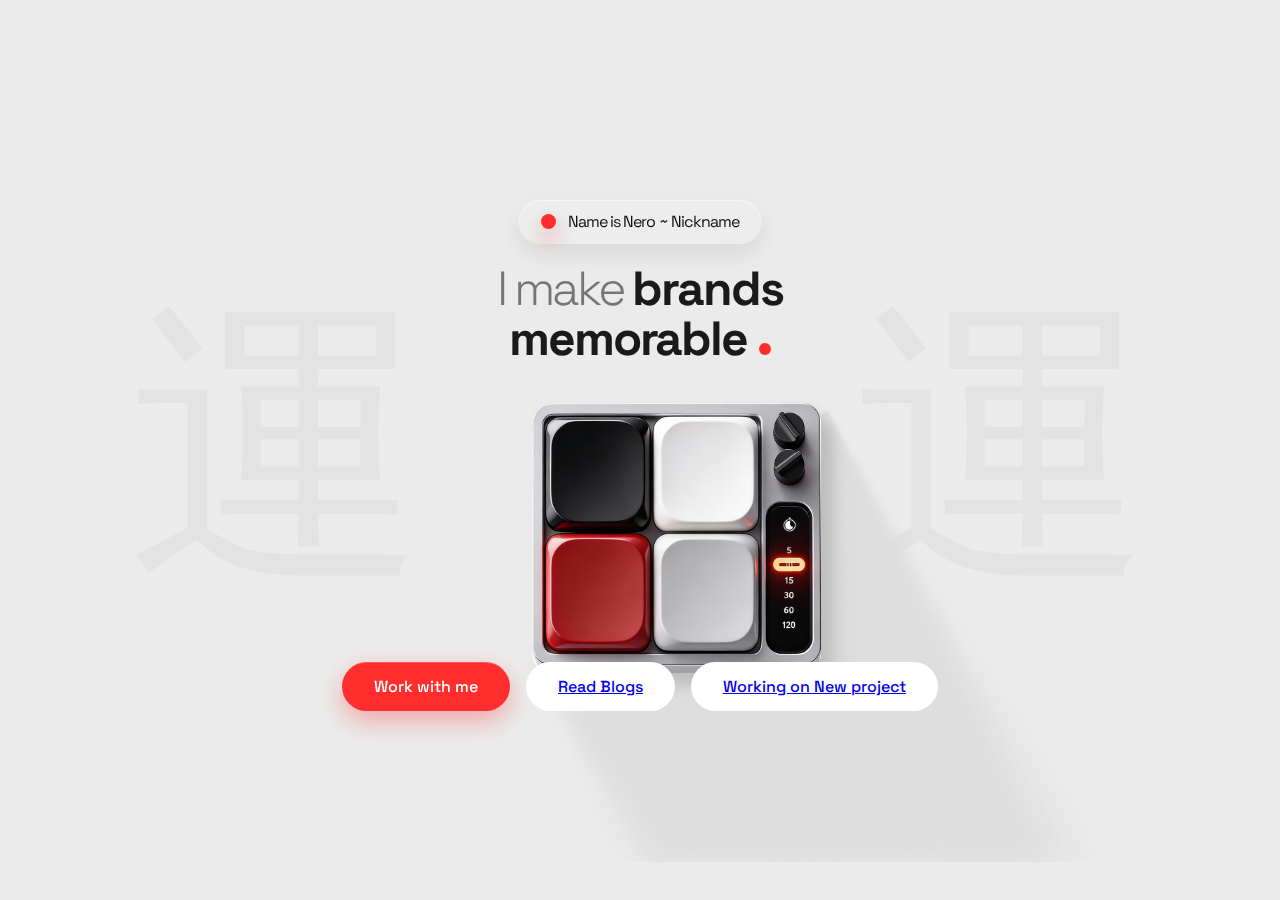
<file: index.html>
<!DOCTYPE html>
<html lang="en">
<head>
    <meta charset="UTF-8">
    <meta name="viewport" content="width=device-width, initial-scale=1.0">
    <title>Abhishek Manjhi</title>
    <meta name="description" content="Abhishek Manjhi — Designer & Developer. Portfolio, projects, and contact." />
<meta name="robots" content="index, follow" />
<link rel="canonical" href="https://madebyabhishek.com/" />

    <link rel="preconnect" href="https://fonts.googleapis.com">
    <link rel="preconnect" href="https://fonts.gstatic.com" crossorigin>
    <link href="https://fonts.googleapis.com/css2?family=Space+Grotesk:wght@300;400;500;600;700&display=swap" rel="stylesheet">
    <link rel="stylesheet" href="styles.css">
    <!-- Google tag (gtag.js) -->
<script async src="https://www.googletagmanager.com/gtag/js?id=G-SWEL423W64"></script>
<script>
  window.dataLayer = window.dataLayer || [];
  function gtag(){dataLayer.push(arguments);}
  gtag('js', new Date());

  gtag('config', 'G-SWEL423W64');
</script>
</head>
<body>
    <!-- Background characters -->
    <div class="bg-character bg-character-left">運</div>
    <div class="bg-character bg-character-right">運</div>
    
    <!--  create the container for the page-->
    <div class="container">
        <!-- Glass effect -->
        <div class="firstfold">
            <div class="glass-btn"> <div class="dot-card">
                <span class="dot"></span>
              </div> Name is Nero ~ Nickname</div>
        </div>
        <!-- title -->
        <div class="title">
            <div class="title-line">
                <span class="title-light">I make</span>
                <span class="title-bold">brands</span>
            </div>
            <div class="title-line">
                <span class="title-bold">memorable</span>
                <span class="title-dot"></span>
            </div>
        </div>



        <div class="imageadded">
            <img src="mobel.png" alt="Control panel" />
        </div>

        <div class="buttons-container">
            <button class="glass-btn-red">Work with me</button>
            <button class="glass-btn-white"> <a href="https://madebyabhishek.com/blog/groww-ux-notes.html">Read Blogs</a></button>
            <button class="glass-btn-white"> <a href="https://attendanceapp.madebyabhishek.com/">Working on New project</a></button>
        </div>
    </div>
</body>
</html>
</file>
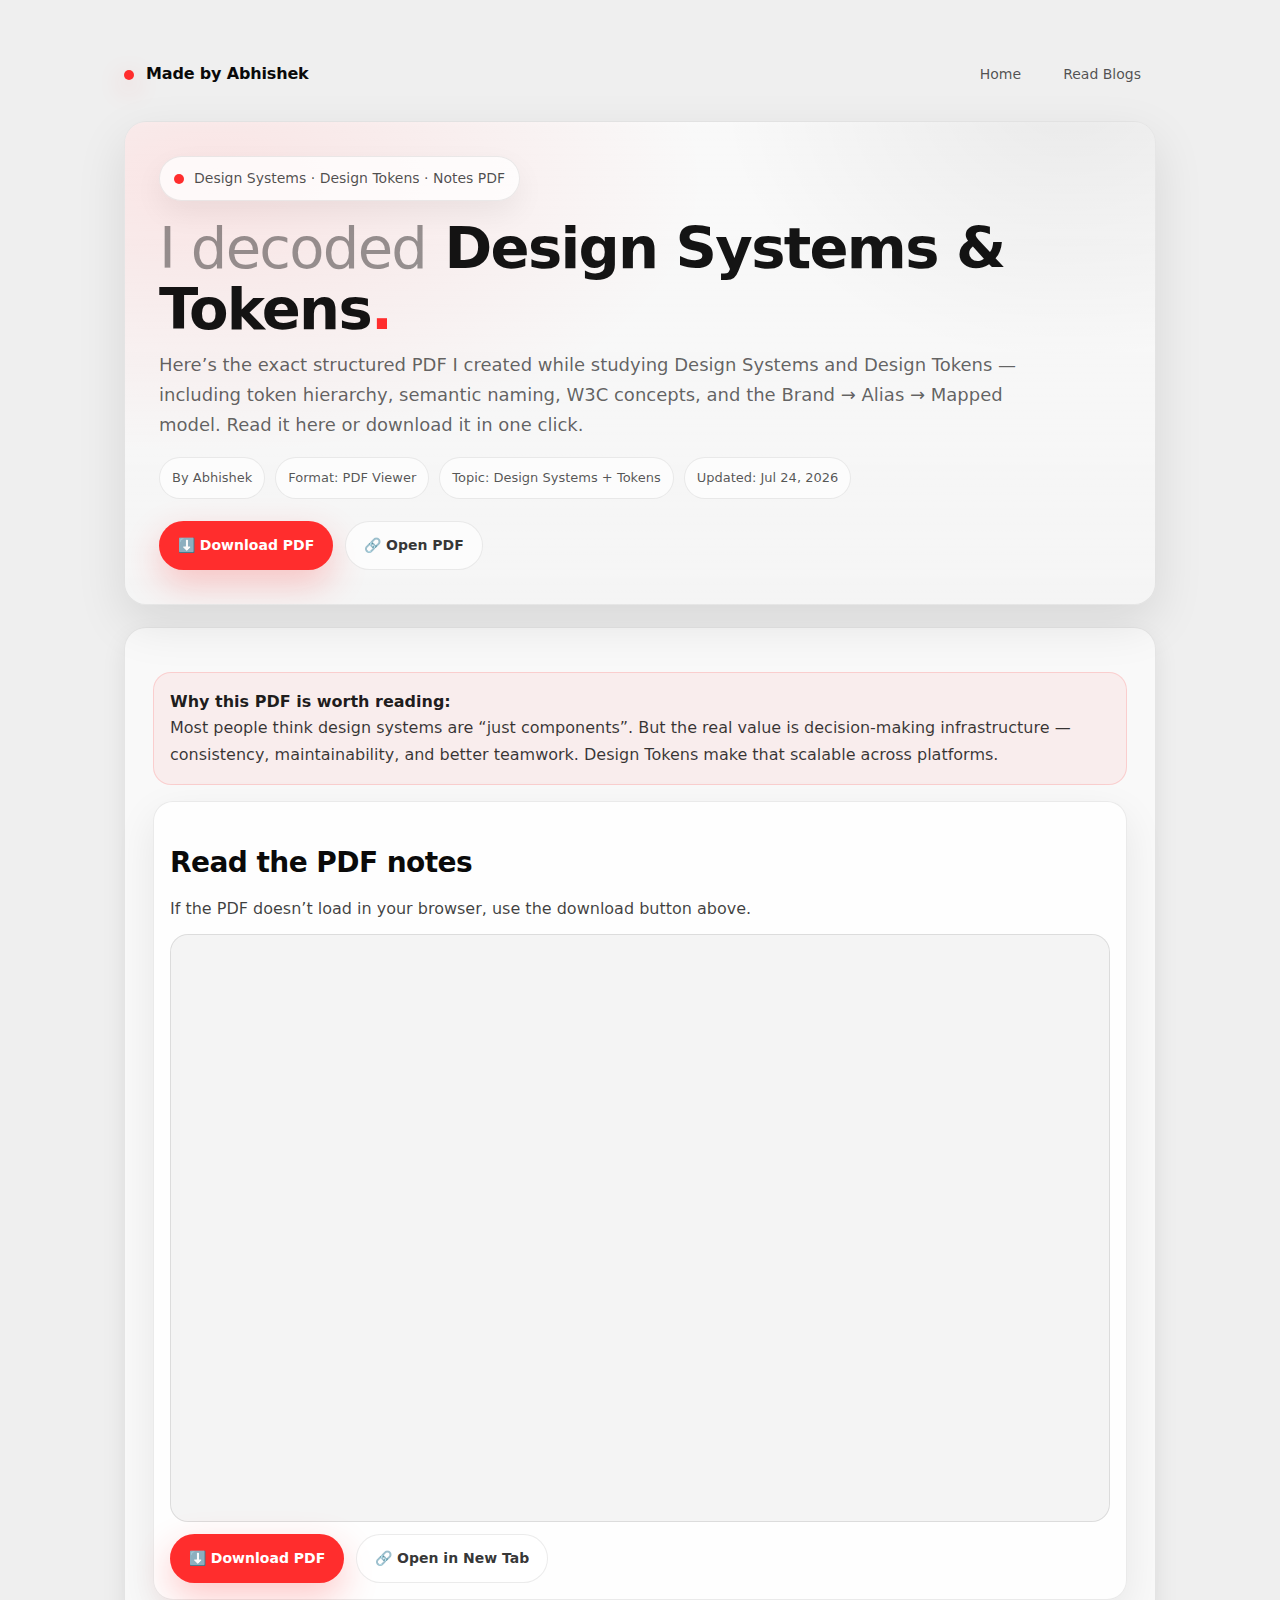
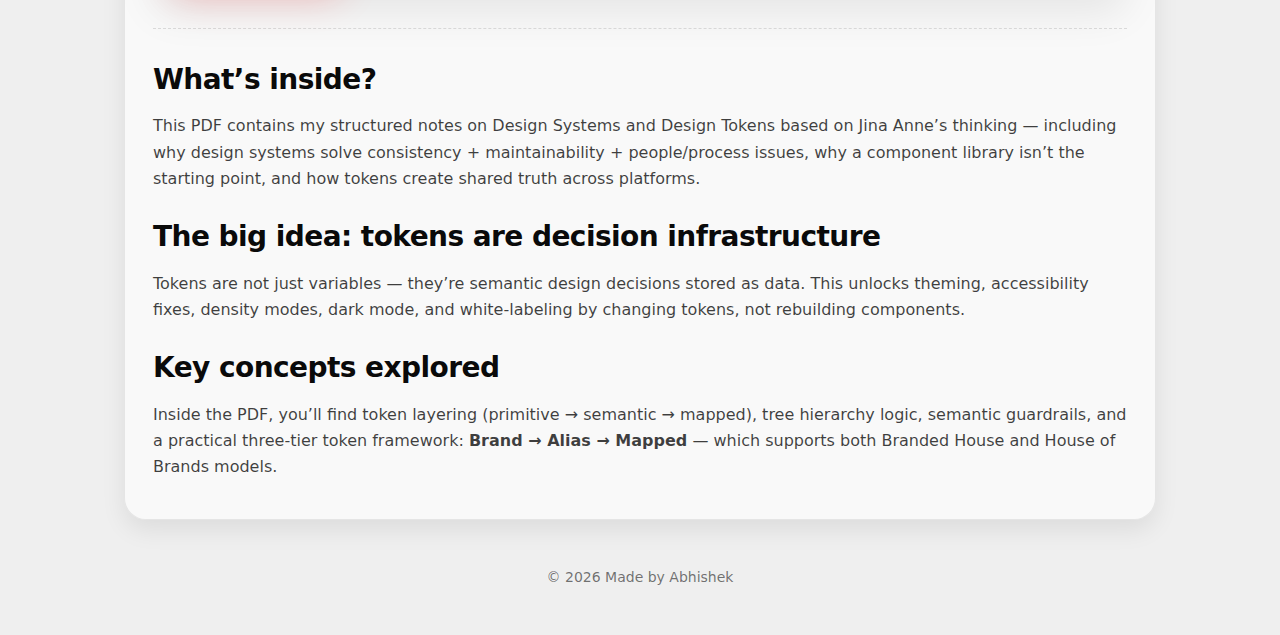
<file: blog/design-systems-tokens-notes-pdf/index.html>
<!DOCTYPE html>
<html lang="en">
<head>
  <!-- Basic SEO -->
  <meta charset="UTF-8" />
  <meta name="viewport" content="width=device-width, initial-scale=1" />

  <title>Design Systems & Design Tokens Notes (PDF) | Made by Abhishek</title>
  <meta name="description" content="Read my structured PDF notes on Design Systems & Design Tokens — consistency, maintainability, token hierarchy, semantic guardrails, W3C standards, and the Brand → Alias → Mapped model." />
  <meta name="keywords" content="Design Tokens, Design Systems, W3C Design Tokens, Token Naming, Figma Variables, Brand Alias Mapped Tokens, Semantic Tokens, Primitive Tokens, Design Systems Notes PDF" />
  <meta name="robots" content="index, follow" />
  <link rel="canonical" href="https://madebyabhishek.com/blog/design-systems-tokens-notes-pdf" />

  <!-- Open Graph -->
  <meta property="og:type" content="article" />
  <meta property="og:title" content="Design Systems & Design Tokens Notes (PDF)" />
  <meta property="og:description" content="A clean PDF breakdown of design systems + tokens: consistency, hierarchy, token layers, naming conventions, semantic guardrails, and the Brand → Alias → Mapped model." />
  <meta property="og:url" content="https://madebyabhishek.com/blog/design-systems-tokens-notes-pdf" />
  <meta property="og:site_name" content="Made by Abhishek" />
  <meta property="og:image" content="https://madebyabhishek.com/assets/blog/design-tokens-notes-cover.png" />
  <meta property="og:image:alt" content="Design Systems & Design Tokens Notes PDF cover" />

  <!-- Twitter -->
  <meta name="twitter:card" content="summary_large_image" />
  <meta name="twitter:title" content="Design Systems & Design Tokens Notes (PDF)" />
  <meta name="twitter:description" content="Structured PDF notes on Design Systems & Tokens — token hierarchy, W3C standards, semantic guardrails, and Brand → Alias → Mapped systems." />
  <meta name="twitter:image" content="https://madebyabhishek.com/assets/blog/design-tokens-notes-cover.png" />

  <link rel="icon" href="/favicon.ico" />

  <style>
    :root{
      --bg: #efefef;
      --bg-2: #f6f6f6;
      --card: rgba(255,255,255,0.7);
      --text: #0a0a0a;
      --muted: rgba(0,0,0,0.62);
      --soft: rgba(0,0,0,0.08);
      --soft-2: rgba(0,0,0,0.06);
      --accent: #ff2d2d;
      --radius: 22px;
      --max: 1100px;
      --shadow: 0 18px 50px rgba(0,0,0,0.10);
      --shadow-soft: 0 10px 25px rgba(0,0,0,0.08);
      --font: ui-sans-serif, system-ui, -apple-system, Segoe UI, Roboto, Helvetica, Arial, "Apple Color Emoji","Segoe UI Emoji";
    }

    *{ box-sizing: border-box; }
    body{
      margin:0;
      font-family: var(--font);
      background: var(--bg);
      color: var(--text);
      line-height: 1.65;
    }

    a{ color: inherit; text-decoration: none; }
    a:hover{ text-decoration: underline; }

    .container{
      width: 100%;
      max-width: var(--max);
      margin: 0 auto;
      padding: clamp(18px, 3vw, 34px);
    }

    /* Topbar */
    .topbar{
      display:flex;
      justify-content: space-between;
      align-items:center;
      gap: 16px;
      padding: 18px 0 10px;
    }

    .brand{
      display:flex;
      align-items:center;
      gap: 12px;
      font-weight: 700;
      letter-spacing: -0.01em;
    }

    .brand .dot{
      width: 10px;
      height: 10px;
      border-radius: 999px;
      background: var(--accent);
      box-shadow: 0 8px 25px rgba(255,45,45,0.35);
    }

    .nav{
      display:flex;
      gap: 12px;
      flex-wrap: wrap;
      justify-content:flex-end;
    }

    .nav a{
      padding: 10px 14px;
      border-radius: 999px;
      border: 1px solid transparent;
      color: rgba(0,0,0,0.68);
      font-size: 14px;
      transition: 160ms ease;
    }

    .nav a:hover{
      border-color: var(--soft);
      background: rgba(255,255,255,0.55);
      text-decoration: none;
    }

    /* Hero */
    .hero{
      margin-top: 14px;
      padding: clamp(18px, 4vw, 34px);
      border-radius: var(--radius);
      background: linear-gradient(180deg, rgba(255,255,255,0.65), rgba(255,255,255,0.40));
      border: 1px solid var(--soft);
      box-shadow: var(--shadow);
      position: relative;
      overflow: hidden;
    }

    .hero::before{
      content:"";
      position:absolute;
      inset:-20px;
      background:
        radial-gradient(900px 500px at 10% 15%, rgba(255,45,45,0.10), transparent 55%),
        radial-gradient(600px 450px at 90% 0%, rgba(0,0,0,0.06), transparent 58%);
      pointer-events:none;
    }

    .hero-content{ position:relative; z-index:1; }

    .badge{
      display:inline-flex;
      align-items:center;
      gap: 10px;
      padding: 10px 14px;
      border-radius: 999px;
      background: rgba(255,255,255,0.75);
      border: 1px solid var(--soft);
      box-shadow: 0 12px 30px rgba(0,0,0,0.06);
      font-size: 14px;
      color: rgba(0,0,0,0.70);
    }
    .badge .live-dot{
      width: 10px;
      height: 10px;
      border-radius: 999px;
      background: var(--accent);
    }

    h1{
      margin: 18px 0 10px;
      font-size: clamp(36px, 4.5vw, 62px);
      line-height: 1.05;
      letter-spacing: -0.03em;
    }

    .title-light{
      font-weight: 500;
      color: rgba(0,0,0,0.40);
    }

    .title-bold{
      font-weight: 800;
      color: rgba(0,0,0,0.92);
    }

    .title-dot{
      color: var(--accent);
      font-weight: 900;
    }

    .subtitle{
      margin: 10px 0 0;
      color: rgba(0,0,0,0.62);
      font-size: clamp(15px, 2vw, 18px);
      max-width: 75ch;
    }

    .meta{
      display:flex;
      flex-wrap: wrap;
      gap: 10px;
      margin-top: 18px;
    }
    .chip{
      padding: 9px 12px;
      border-radius: 999px;
      border: 1px solid var(--soft);
      background: rgba(255,255,255,0.65);
      color: rgba(0,0,0,0.68);
      font-size: 13px;
    }

    /* CTA */
    .cta-row{
      display:flex;
      flex-wrap: wrap;
      gap: 12px;
      margin-top: 22px;
      align-items:center;
    }

    .btn{
      display:inline-flex;
      align-items:center;
      justify-content:center;
      gap: 10px;
      padding: 12px 18px;
      border-radius: 999px;
      border: 1px solid transparent;
      font-weight: 700;
      font-size: 14px;
      transition: 170ms ease;
      cursor:pointer;
      user-select:none;
    }

    .btn-primary{
      background: var(--accent);
      color: #fff;
      box-shadow: 0 14px 35px rgba(255,45,45,0.25);
    }
    .btn-primary:hover{
      transform: translateY(-1px);
      filter: brightness(0.98);
      text-decoration:none;
    }

    .btn-ghost{
      background: rgba(255,255,255,0.70);
      border: 1px solid var(--soft);
      color: rgba(0,0,0,0.80);
    }
    .btn-ghost:hover{
      transform: translateY(-1px);
      background: rgba(255,255,255,0.85);
      text-decoration:none;
    }

    /* Main article card */
    main{
      margin-top: 22px;
      display:grid;
      gap: 20px;
    }
    article{
      border-radius: var(--radius);
      background: rgba(255,255,255,0.62);
      border: 1px solid var(--soft);
      box-shadow: var(--shadow-soft);
      padding: clamp(18px, 3vw, 28px);
    }

    h2{
      margin: 22px 0 10px;
      font-size: clamp(20px, 2.2vw, 28px);
      letter-spacing: -0.02em;
    }

    p{
      margin: 10px 0;
      color: rgba(0,0,0,0.75);
      font-size: 16px;
    }

    .callout{
      margin: 16px 0;
      padding: 16px;
      border-radius: 18px;
      border: 1px solid rgba(255,45,45,0.16);
      background: rgba(255,45,45,0.06);
      color: rgba(0,0,0,0.78);
    }
    .callout strong{
      color: rgba(0,0,0,0.88);
    }

    /* PDF Viewer */
    .pdf-wrap{
      margin-top: 16px;
      padding: 16px;
      border-radius: 20px;
      border: 1px solid var(--soft);
      background: rgba(255,255,255,0.72);
      box-shadow: 0 14px 40px rgba(0,0,0,0.08);
    }

    .pdf-frame{
      width: 100%;
      aspect-ratio: 16 / 10;
      border-radius: 18px;
      overflow:hidden;
      border: 1px solid rgba(0,0,0,0.10);
      background: rgba(0,0,0,0.04);
      margin-top: 12px;
    }

    .pdf-frame iframe{
      width:100%;
      height:100%;
      border:0;
      display:block;
    }

    .actions{
      margin-top: 12px;
      display:flex;
      flex-wrap: wrap;
      gap: 12px;
    }

    .divider{
      border: none;
      border-top: 1px dashed rgba(0,0,0,0.12);
      margin: 28px 0;
    }

    .footer{
      margin: 26px 0 12px;
      text-align:center;
      color: rgba(0,0,0,0.55);
      font-size: 14px;
    }
  </style>

  <!-- Schema.org -->
  <script type="application/ld+json">
  {
    "@context": "https://schema.org",
    "@type": "Article",
    "headline": "Design Systems & Design Tokens Notes (PDF)",
    "description": "Structured PDF notes on Design Systems & Design Tokens — token hierarchy, naming conventions, semantic guardrails, W3C standards, and the Brand → Alias → Mapped model.",
    "author": {
      "@type": "Person",
      "name": "Abhishek"
    },
    "publisher": {
      "@type": "Organization",
      "name": "Made by Abhishek",
      "url": "https://madebyabhishek.com/"
    },
    "mainEntityOfPage": "https://madebyabhishek.com/blog/design-systems-tokens-notes-pdf",
    "image": "https://madebyabhishek.com/assets/blog/design-tokens-notes-cover.png",
    "datePublished": "2025-12-29",
    "dateModified": "2025-12-29"
  }
  </script>
</head>

<body>
  <div class="container">

    <!-- Topbar -->
    <div class="topbar">
      <a class="brand" href="https://madebyabhishek.com/">
        <span class="dot" aria-hidden="true"></span>
        <span>Made by Abhishek</span>
      </a>

      <nav class="nav" aria-label="Primary Navigation">
        <a href="https://madebyabhishek.com/">Home</a>
        <a href="https://madebyabhishek.com/blog">Read Blogs</a>
      </nav>
    </div>

    <!-- Hero -->
    <header class="hero">
      <div class="hero-content">
        <div class="badge">
          <span class="live-dot" aria-hidden="true"></span>
          <span>Design Systems · Design Tokens · Notes PDF</span>
        </div>

        <h1>
          <span class="title-light">I decoded</span>
          <span class="title-bold">Design Systems</span>
          <span class="title-bold">& Tokens</span><span class="title-dot">.</span>
        </h1>

        <p class="subtitle">
          Here’s the exact structured PDF I created while studying Design Systems and Design Tokens —
          including token hierarchy, semantic naming, W3C concepts, and the Brand → Alias → Mapped model.
          Read it here or download it in one click.
        </p>

        <div class="meta">
          <span class="chip">By Abhishek</span>
          <span class="chip">Format: PDF Viewer</span>
          <span class="chip">Topic: Design Systems + Tokens</span>
          <span class="chip">Updated: <span id="date"></span></span>
        </div>

        <div class="cta-row">
          <!-- ✅ Hosted PDF path -->
          <a class="btn btn-primary" href="/assets/pdfs/design-systems-tokens-blog-style.pdf" download>
            ⬇️ Download PDF
          </a>
          <a class="btn btn-ghost" href="/assets/pdfs/design-systems-tokens-blog-style.pdf" target="_blank" rel="noopener">
            🔗 Open PDF
          </a>
        </div>
      </div>
    </header>

    <main>
      <article>
        <div class="callout">
          <strong>Why this PDF is worth reading:</strong><br/>
          Most people think design systems are “just components”.
          But the real value is decision-making infrastructure — consistency, maintainability, and better teamwork.
          Design Tokens make that scalable across platforms.
        </div>

        <!-- PDF Embed -->
        <section class="pdf-wrap" aria-label="PDF Viewer">
          <h2>Read the PDF notes</h2>
          <p>
            If the PDF doesn’t load in your browser, use the download button above.
          </p>

          <div class="pdf-frame">
            <iframe
              src="/assets/pdfs/design-systems-tokens-blog-style.pdf"
              title="Design Systems & Tokens Notes PDF"
              loading="lazy"
            ></iframe>
          </div>

          <div class="actions">
            <a class="btn btn-primary" href="/assets/pdfs/design-systems-tokens-blog-style.pdf" download>⬇️ Download PDF</a>
            <a class="btn btn-ghost" href="/assets/pdfs/design-systems-tokens-blog-style.pdf" target="_blank" rel="noopener">🔗 Open in New Tab</a>
          </div>
        </section>

        <hr class="divider"/>

        <!-- SEO Text -->
        <section aria-label="SEO Summary">
          <h2>What’s inside?</h2>
          <p>
            This PDF contains my structured notes on Design Systems and Design Tokens based on Jina Anne’s thinking —
            including why design systems solve consistency + maintainability + people/process issues,
            why a component library isn’t the starting point,
            and how tokens create shared truth across platforms.
          </p>

          <h2>The big idea: tokens are decision infrastructure</h2>
          <p>
            Tokens are not just variables — they’re semantic design decisions stored as data.
            This unlocks theming, accessibility fixes, density modes, dark mode, and white-labeling
            by changing tokens, not rebuilding components.
          </p>

          <h2>Key concepts explored</h2>
          <p>
            Inside the PDF, you’ll find token layering (primitive → semantic → mapped),
            tree hierarchy logic, semantic guardrails, and a practical three-tier token framework:
            <strong>Brand → Alias → Mapped</strong> — which supports both Branded House and House of Brands models.
          </p>
        </section>
      </article>

      <p class="footer">
        © <span id="year"></span> Made by Abhishek
      </p>
    </main>
  </div>

  <script>
    document.getElementById("year").textContent = new Date().getFullYear();
    const d = new Date();
    document.getElementById("date").textContent =
      d.toLocaleDateString(undefined, { year: "numeric", month: "short", day: "numeric" });
  </script>
</body>
</html>
</file>
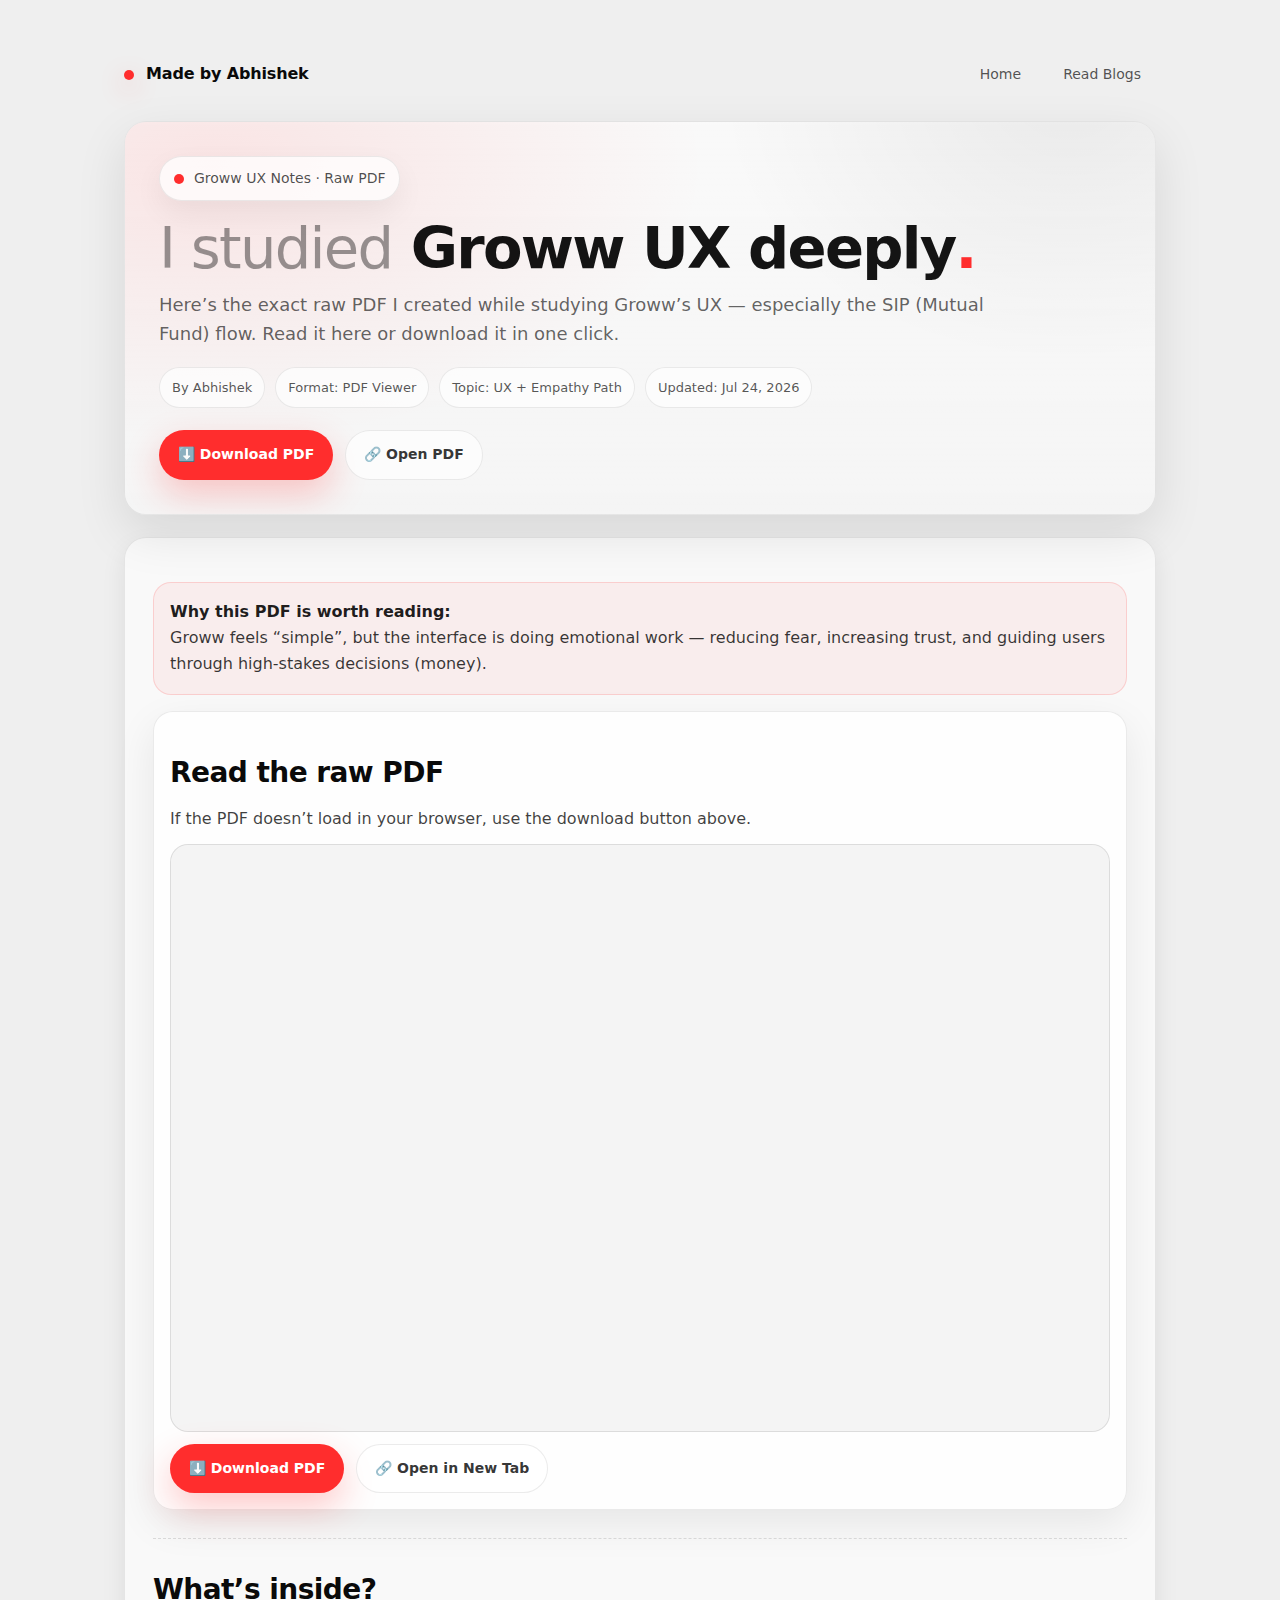
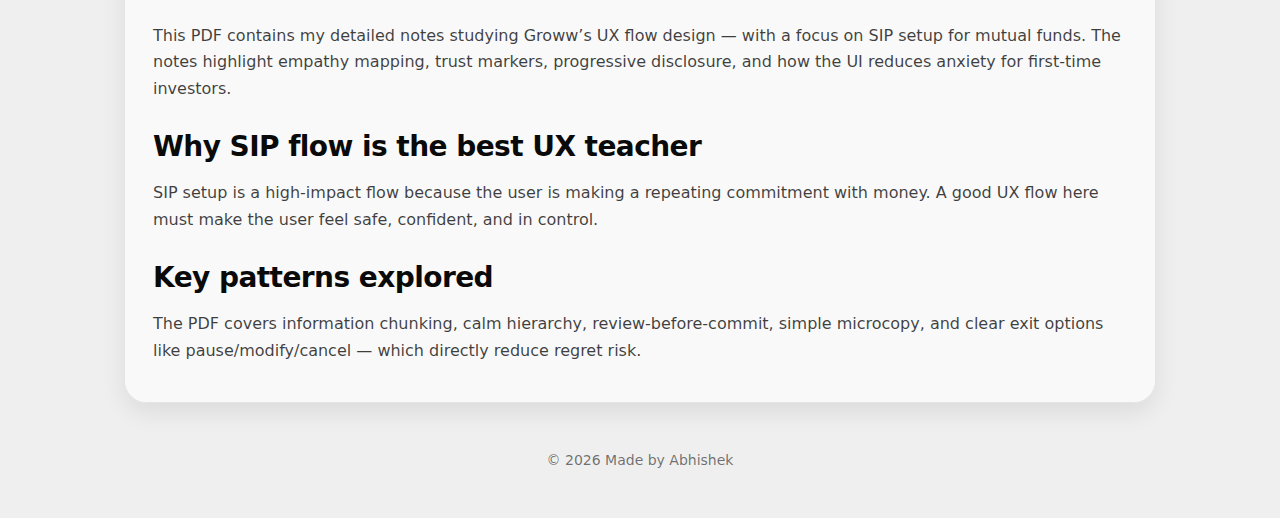
<file: blog/groww-ux-notes.html>
<!DOCTYPE html>
<html lang="en">
<head>
  <!-- Basic SEO -->
  <meta charset="UTF-8" />
  <meta name="viewport" content="width=device-width, initial-scale=1" />

  <title>Groww UX Notes (Raw PDF) | Made by Abhishek</title>
  <meta name="description" content="Read my raw PDF notes on Groww UX — SIP flow breakdown, empathy path, trust markers, progressive disclosure, and UX principles." />
  <meta name="robots" content="index, follow" />
  <link rel="canonical" href="https://madebyabhishek.com/blog/groww-ux-notes-pdf" />

  <!-- Open Graph -->
  <meta property="og:type" content="article" />
  <meta property="og:title" content="Groww UX Notes (Raw PDF)" />
  <meta property="og:description" content="Raw PDF notes: Groww UX teardown for SIP flow — empathy path, trust design, and UX principles." />
  <meta property="og:url" content="https://madebyabhishek.com/blog/groww-ux-notes-pdf" />
  <meta property="og:site_name" content="Made by Abhishek" />
  <meta property="og:image" content="https://madebyabhishek.com/assets/blog/groww-ux-notes-cover.png" />
  <meta property="og:image:alt" content="Groww UX Notes PDF cover" />

  <!-- Twitter -->
  <meta name="twitter:card" content="summary_large_image" />
  <meta name="twitter:title" content="Groww UX Notes (Raw PDF)" />
  <meta name="twitter:description" content="Raw PDF notes: Groww UX teardown for SIP flow — empathy, trust, and UX principles." />
  <meta name="twitter:image" content="https://madebyabhishek.com/assets/blog/groww-ux-notes-cover.png" />

  <link rel="icon" href="/favicon.ico" />

  <style>
    :root{
      --bg: #efefef;
      --bg-2: #f6f6f6;
      --card: rgba(255,255,255,0.7);
      --text: #0a0a0a;
      --muted: rgba(0,0,0,0.62);
      --soft: rgba(0,0,0,0.08);
      --soft-2: rgba(0,0,0,0.06);
      --accent: #ff2d2d;
      --radius: 22px;
      --max: 1100px;
      --shadow: 0 18px 50px rgba(0,0,0,0.10);
      --shadow-soft: 0 10px 25px rgba(0,0,0,0.08);
      --font: ui-sans-serif, system-ui, -apple-system, Segoe UI, Roboto, Helvetica, Arial, "Apple Color Emoji","Segoe UI Emoji";
    }

    *{ box-sizing: border-box; }
    body{
      margin:0;
      font-family: var(--font);
      background: var(--bg);
      color: var(--text);
      line-height: 1.65;
    }

    a{ color: inherit; text-decoration: none; }
    a:hover{ text-decoration: underline; }

    .container{
      width: 100%;
      max-width: var(--max);
      margin: 0 auto;
      padding: clamp(18px, 3vw, 34px);
    }

    /* Topbar */
    .topbar{
      display:flex;
      justify-content: space-between;
      align-items:center;
      gap: 16px;
      padding: 18px 0 10px;
    }

    .brand{
      display:flex;
      align-items:center;
      gap: 12px;
      font-weight: 700;
      letter-spacing: -0.01em;
    }

    .brand .dot{
      width: 10px;
      height: 10px;
      border-radius: 999px;
      background: var(--accent);
      box-shadow: 0 8px 25px rgba(255,45,45,0.35);
    }

    .nav{
      display:flex;
      gap: 12px;
      flex-wrap: wrap;
      justify-content:flex-end;
    }

    .nav a{
      padding: 10px 14px;
      border-radius: 999px;
      border: 1px solid transparent;
      color: rgba(0,0,0,0.68);
      font-size: 14px;
      transition: 160ms ease;
    }

    .nav a:hover{
      border-color: var(--soft);
      background: rgba(255,255,255,0.55);
      text-decoration: none;
    }

    /* Hero */
    .hero{
      margin-top: 14px;
      padding: clamp(18px, 4vw, 34px);
      border-radius: var(--radius);
      background: linear-gradient(180deg, rgba(255,255,255,0.65), rgba(255,255,255,0.40));
      border: 1px solid var(--soft);
      box-shadow: var(--shadow);
      position: relative;
      overflow: hidden;
    }

    .hero::before{
      content:"";
      position:absolute;
      inset:-20px;
      background:
        radial-gradient(900px 500px at 10% 15%, rgba(255,45,45,0.10), transparent 55%),
        radial-gradient(600px 450px at 90% 0%, rgba(0,0,0,0.06), transparent 58%);
      pointer-events:none;
    }

    .hero-content{ position:relative; z-index:1; }

    .badge{
      display:inline-flex;
      align-items:center;
      gap: 10px;
      padding: 10px 14px;
      border-radius: 999px;
      background: rgba(255,255,255,0.75);
      border: 1px solid var(--soft);
      box-shadow: 0 12px 30px rgba(0,0,0,0.06);
      font-size: 14px;
      color: rgba(0,0,0,0.70);
    }
    .badge .live-dot{
      width: 10px;
      height: 10px;
      border-radius: 999px;
      background: var(--accent);
    }

    h1{
      margin: 18px 0 10px;
      font-size: clamp(36px, 4.5vw, 62px);
      line-height: 1.05;
      letter-spacing: -0.03em;
    }

    .title-light{
      font-weight: 500;
      color: rgba(0,0,0,0.40);
    }

    .title-bold{
      font-weight: 800;
      color: rgba(0,0,0,0.92);
    }

    .title-dot{
      color: var(--accent);
      font-weight: 900;
    }

    .subtitle{
      margin: 10px 0 0;
      color: rgba(0,0,0,0.62);
      font-size: clamp(15px, 2vw, 18px);
      max-width: 75ch;
    }

    .meta{
      display:flex;
      flex-wrap: wrap;
      gap: 10px;
      margin-top: 18px;
    }
    .chip{
      padding: 9px 12px;
      border-radius: 999px;
      border: 1px solid var(--soft);
      background: rgba(255,255,255,0.65);
      color: rgba(0,0,0,0.68);
      font-size: 13px;
    }

    /* CTA */
    .cta-row{
      display:flex;
      flex-wrap: wrap;
      gap: 12px;
      margin-top: 22px;
      align-items:center;
    }

    .btn{
      display:inline-flex;
      align-items:center;
      justify-content:center;
      gap: 10px;
      padding: 12px 18px;
      border-radius: 999px;
      border: 1px solid transparent;
      font-weight: 700;
      font-size: 14px;
      transition: 170ms ease;
      cursor:pointer;
      user-select:none;
    }

    .btn-primary{
      background: var(--accent);
      color: #fff;
      box-shadow: 0 14px 35px rgba(255,45,45,0.25);
    }
    .btn-primary:hover{
      transform: translateY(-1px);
      filter: brightness(0.98);
      text-decoration:none;
    }

    .btn-ghost{
      background: rgba(255,255,255,0.70);
      border: 1px solid var(--soft);
      color: rgba(0,0,0,0.80);
    }
    .btn-ghost:hover{
      transform: translateY(-1px);
      background: rgba(255,255,255,0.85);
      text-decoration:none;
    }

    /* Main article card */
    main{
      margin-top: 22px;
      display:grid;
      gap: 20px;
    }
    article{
      border-radius: var(--radius);
      background: rgba(255,255,255,0.62);
      border: 1px solid var(--soft);
      box-shadow: var(--shadow-soft);
      padding: clamp(18px, 3vw, 28px);
    }

    h2{
      margin: 22px 0 10px;
      font-size: clamp(20px, 2.2vw, 28px);
      letter-spacing: -0.02em;
    }

    p{
      margin: 10px 0;
      color: rgba(0,0,0,0.75);
      font-size: 16px;
    }

    .callout{
      margin: 16px 0;
      padding: 16px;
      border-radius: 18px;
      border: 1px solid rgba(255,45,45,0.16);
      background: rgba(255,45,45,0.06);
      color: rgba(0,0,0,0.78);
    }
    .callout strong{
      color: rgba(0,0,0,0.88);
    }

    /* PDF Viewer */
    .pdf-wrap{
      margin-top: 16px;
      padding: 16px;
      border-radius: 20px;
      border: 1px solid var(--soft);
      background: rgba(255,255,255,0.72);
      box-shadow: 0 14px 40px rgba(0,0,0,0.08);
    }

    .pdf-frame{
      width: 100%;
      aspect-ratio: 16 / 10; /* stable + same-to-same */
      border-radius: 18px;
      overflow:hidden;
      border: 1px solid rgba(0,0,0,0.10);
      background: rgba(0,0,0,0.04);
      margin-top: 12px;
    }

    .pdf-frame iframe{
      width:100%;
      height:100%;
      border:0;
      display:block;
    }

    .actions{
      margin-top: 12px;
      display:flex;
      flex-wrap: wrap;
      gap: 12px;
    }

    .divider{
      border: none;
      border-top: 1px dashed rgba(0,0,0,0.12);
      margin: 28px 0;
    }

    .footer{
      margin: 26px 0 12px;
      text-align:center;
      color: rgba(0,0,0,0.55);
      font-size: 14px;
    }
  </style>

  <!-- Schema.org -->
  <script type="application/ld+json">
  {
    "@context": "https://schema.org",
    "@type": "Article",
    "headline": "Groww UX Notes (Raw PDF)",
    "description": "Read my raw PDF notes on Groww UX — SIP flow breakdown, empathy path, trust markers, progressive disclosure, and UX principles.",
    "author": {
      "@type": "Person",
      "name": "Abhishek"
    },
    "publisher": {
      "@type": "Organization",
      "name": "Made by Abhishek",
      "url": "https://madebyabhishek.com/"
    },
    "mainEntityOfPage": "https://madebyabhishek.com/blog/groww-ux-notes-pdf",
    "image": "https://madebyabhishek.com/assets/blog/groww-ux-notes-cover.png",
    "datePublished": "2025-12-28",
    "dateModified": "2025-12-28"
  }
  </script>
</head>

<body>
  <div class="container">

    <!-- Topbar -->
    <div class="topbar">
      <a class="brand" href="https://madebyabhishek.com/">
        <span class="dot" aria-hidden="true"></span>
        <span>Made by Abhishek</span>
      </a>

      <nav class="nav" aria-label="Primary Navigation">
        <a href="https://madebyabhishek.com/">Home</a>
        <a href="https://madebyabhishek.com/blog">Read Blogs</a>
      </nav>
    </div>

    <!-- Hero -->
    <header class="hero">
      <div class="hero-content">
        <div class="badge">
          <span class="live-dot" aria-hidden="true"></span>
          <span>Groww UX Notes · Raw PDF</span>
        </div>

        <h1>
          <span class="title-light">I studied</span>
          <span class="title-bold">Groww UX</span>
          <span class="title-bold">deeply</span><span class="title-dot">.</span>
        </h1>

        <p class="subtitle">
          Here’s the exact raw PDF I created while studying Groww’s UX — especially the SIP (Mutual Fund) flow.
          Read it here or download it in one click.
        </p>

        <div class="meta">
          <span class="chip">By Abhishek</span>
          <span class="chip">Format: PDF Viewer</span>
          <span class="chip">Topic: UX + Empathy Path</span>
          <span class="chip">Updated: <span id="date"></span></span>
        </div>

        <div class="cta-row">
          <!-- Replace PDF_URL with your hosted PDF link -->
          <a class="btn btn-primary" href="/assets/pdfs/groww-ux-notes.pdf" download>
            ⬇️ Download PDF
          </a>
          <a class="btn btn-ghost" href="/assets/pdfs/groww-ux-notes.pdf" target="_blank" rel="noopener">
            🔗 Open PDF
          </a>
        </div>
      </div>
    </header>

    <main>
      <article>
        <div class="callout">
          <strong>Why this PDF is worth reading:</strong><br/>
          Groww feels “simple”, but the interface is doing emotional work — reducing fear, increasing trust,
          and guiding users through high-stakes decisions (money).
        </div>

        <!-- PDF Embed -->
        <section class="pdf-wrap" aria-label="PDF Viewer">
          <h2>Read the raw PDF</h2>
          <p>
            If the PDF doesn’t load in your browser, use the download button above.
          </p>

          <div class="pdf-frame">
            <iframe
              src="/assets/pdfs/groww-ux-notes.pdf"
              title="Groww UX Notes PDF"
              loading="lazy"
            ></iframe>
          </div>

          <div class="actions">
            <a class="btn btn-primary" href="/assets/pdfs/groww-ux-notes.pdf" download>⬇️ Download PDF</a>
            <a class="btn btn-ghost" href="/assets/pdfs/groww-ux-notes.pdf" target="_blank" rel="noopener">🔗 Open in New Tab</a>
          </div>
        </section>

        <hr class="divider"/>

        <!-- SEO Text -->
        <section aria-label="SEO Summary">
          <h2>What’s inside?</h2>
          <p>
            This PDF contains my detailed notes studying Groww’s UX flow design — with a focus on SIP setup for mutual funds.
            The notes highlight empathy mapping, trust markers, progressive disclosure, and how the UI reduces anxiety for
            first-time investors.
          </p>

          <h2>Why SIP flow is the best UX teacher</h2>
          <p>
            SIP setup is a high-impact flow because the user is making a repeating commitment with money. A good UX flow here
            must make the user feel safe, confident, and in control.
          </p>

          <h2>Key patterns explored</h2>
          <p>
            The PDF covers information chunking, calm hierarchy, review-before-commit, simple microcopy, and clear exit options
            like pause/modify/cancel — which directly reduce regret risk.
          </p>
        </section>
      </article>

      <p class="footer">
        © <span id="year"></span> Made by Abhishek
      </p>
    </main>
  </div>

  <script>
    document.getElementById("year").textContent = new Date().getFullYear();
    const d = new Date();
    document.getElementById("date").textContent =
      d.toLocaleDateString(undefined, { year: "numeric", month: "short", day: "numeric" });
  </script>
</body>
</html>
</file>
<file: styles.css>
* {
    margin: 0;
    padding: 0;
    box-sizing: border-box;
}

body {
    font-family: "Space Grotesk", sans-serif;
    background: #EBEBEB;
    min-height: 100vh;
    overflow: hidden;
    position: relative;
}

.container{
    display: flex;
    align-items: center;
    justify-content: center;
    flex-direction: column;
    min-height: 100vh;
    padding: 40px 20px;
    position: relative;
    z-index: 1;
}

.bg-character {
    position: fixed;
    font-size: 300px;
    font-weight: 500;
    color: rgba(0, 0, 0, 0.03);
    pointer-events: none;
    z-index: 0;
    user-select: none;
    font-family: "Space Grotesk", sans-serif;
}

.bg-character-left {
    left: 10%;
    top: 50%;
    transform: translateY(-50%);
}

.bg-character-right {
    right: 10%;
    top: 50%;
    transform: translateY(-50%);
}

.glass-btn {
    display: flex;
    align-items: center;
    gap: 12px;
    padding: 14px 22px;
  border-radius: 9999px;
  background: rgba(255, 255, 255, 0.10);
  border: 1px solid rgba(235, 235, 235, 0.85);
  backdrop-filter: blur(14px);
  -webkit-backdrop-filter: blur(14px);

  box-shadow:
    0 10px 25px rgba(0, 0, 0, 0.08),
    inset 0 1px 0 rgba(255, 255, 255, 0.55);

  color: #111;
  font-size: 14px;
  font-weight: 500;

  font-size: 16px;
font-style: normal;
font-weight: 400;
line-height: 87.081%; /* 12.191px */
letter-spacing: -0.98px;

  transition: all 0.25s ease;
}

.dot-card {
    justify-content: center;
    align-items: center;
    border-radius: 12px;
  
    display: flex;
  
    /* optional soft shadow like in screenshot */
    box-shadow: 0 10px 25px rgba(0, 0, 0, 0.08);
  }
  
  .dot {
    width: 15px;
    height: 15px;
    background: #ff2d2d;
    border-radius: 50%;
    justify-content: center;
    align-items: center;
  
    /* this creates the blurred glow shadow */
    box-shadow: 0 10px 20px rgba(255, 45, 45, 0.35);
  }

.title {
    display: flex;
    flex-direction: column;
    align-items: center;
    font-family: "Space Grotesk", sans-serif;
    margin-top: 20px;
}

.title-line {
    display: flex;
    align-items: baseline;
    gap: 8px;
}

.title-light {
    font-weight: 300;
    color: rgba(0, 0, 0, 0.5);
    font-size: 48px;
    line-height: 87.081%;
    /* letter-spacing: -1px; */
    letter-spacing: -3.04px;
    
}

.title-bold {
    font-weight: 700;
    color: #1a1a1a;
    font-size: 48px;
    letter-spacing: -2.04px;
    line-height: 104.081%;
}

.title-dot {
    width: 12px;
    height: 12px;
    background: #ff2d2d;
    border-radius: 50%;
    display: inline-block;
    margin-left: 4px;
}

.imageadded {
    display: flex;
    justify-content: center;
    align-items: center;
    margin-left: 20px;
    margin-top: -10px;
    position: relative;
}

.imageadded img {
    max-width: 60%;
    height: auto;
    display: block;
    margin-top: 10px;
    margin-left: 150px;
}

/* Desktop view */
@media (min-width: 1024px) {
    .imageadded {
        margin-left: 180px;
    }
}
  

@media (min-width: 1024px) {
    .firstfold {
        margin-top: 10px;
    }
}




.buttons-container {
    display: flex;
    gap: 16px;
    margin-top: -80px;
    justify-content: center;
    align-items: center;
    position: relative;
    z-index: 10;
}

@media (min-width: 1024px) {
    .buttons-container {
        margin-top: -200px;
    }
}

.glass-btn-red,
.glass-btn-white {
    padding: 14px 32px;
    border-radius: 9999px;
    border: none;
    font-family: "Space Grotesk", sans-serif;
    font-size: 16px;
    font-weight: 500;
    cursor: pointer;
    transition: all 0.25s ease;
    backdrop-filter: blur(14px);
    -webkit-backdrop-filter: blur(14px);
}

.glass-btn-red {
    background: #ff2d2d;
    color: white;
    box-shadow:
        0 10px 25px rgba(255, 45, 45, 0.35),
        inset 0 1px 0 rgba(255, 255, 255, 0.2);
}

.glass-btn-red:hover {
    box-shadow:
        0 12px 30px rgba(255, 45, 45, 0.45),
        inset 0 1px 0 rgba(255, 255, 255, 0.3);
    transform: translateY(-2px);
}

.glass-btn-white {
    background: white;
    color: #111;
}

.glass-btn-white:hover {
    transform: translateY(-2px);
}

/* Responsive background characters */
@media (max-width: 768px) {
    .bg-character {
        font-size: 200px;
    }
    
    .bg-character-left {
        left: -5%;
    }
    
    .bg-character-right {
        right: -5%;
    }
}
</file>
